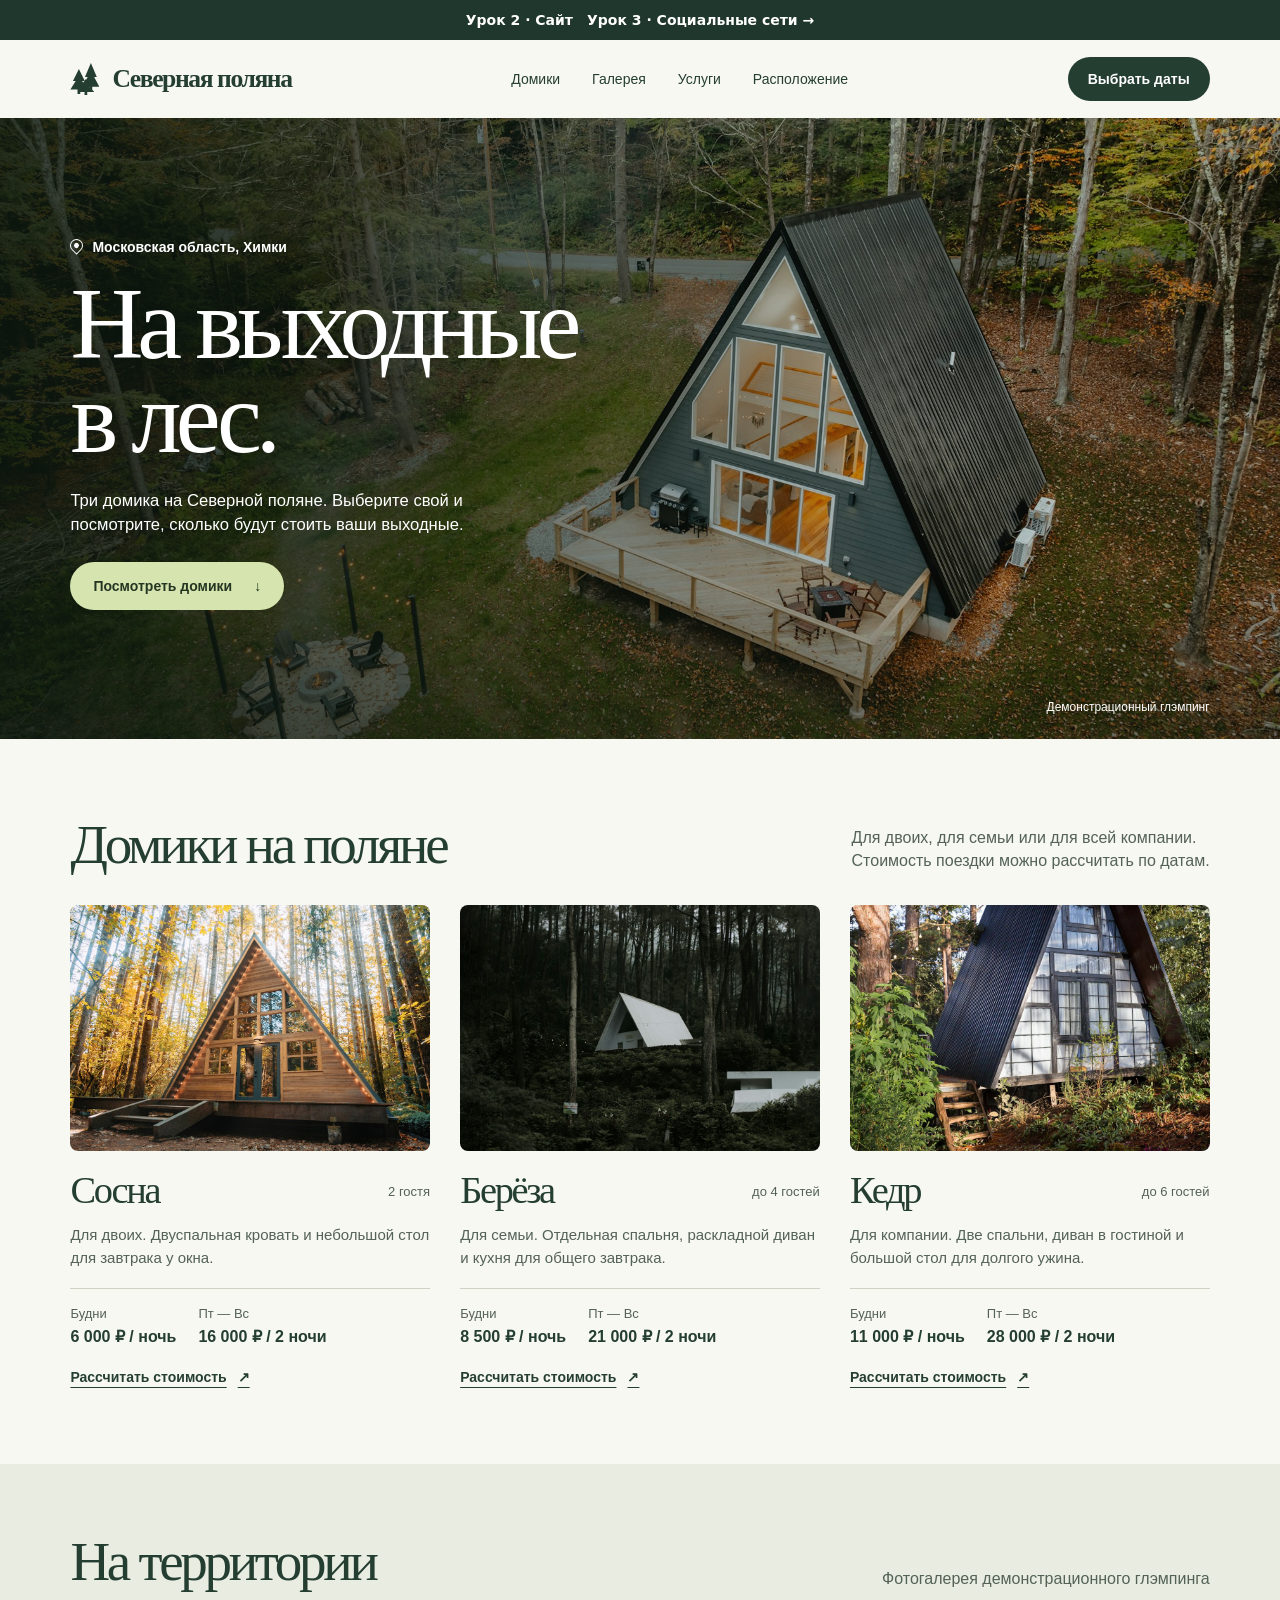
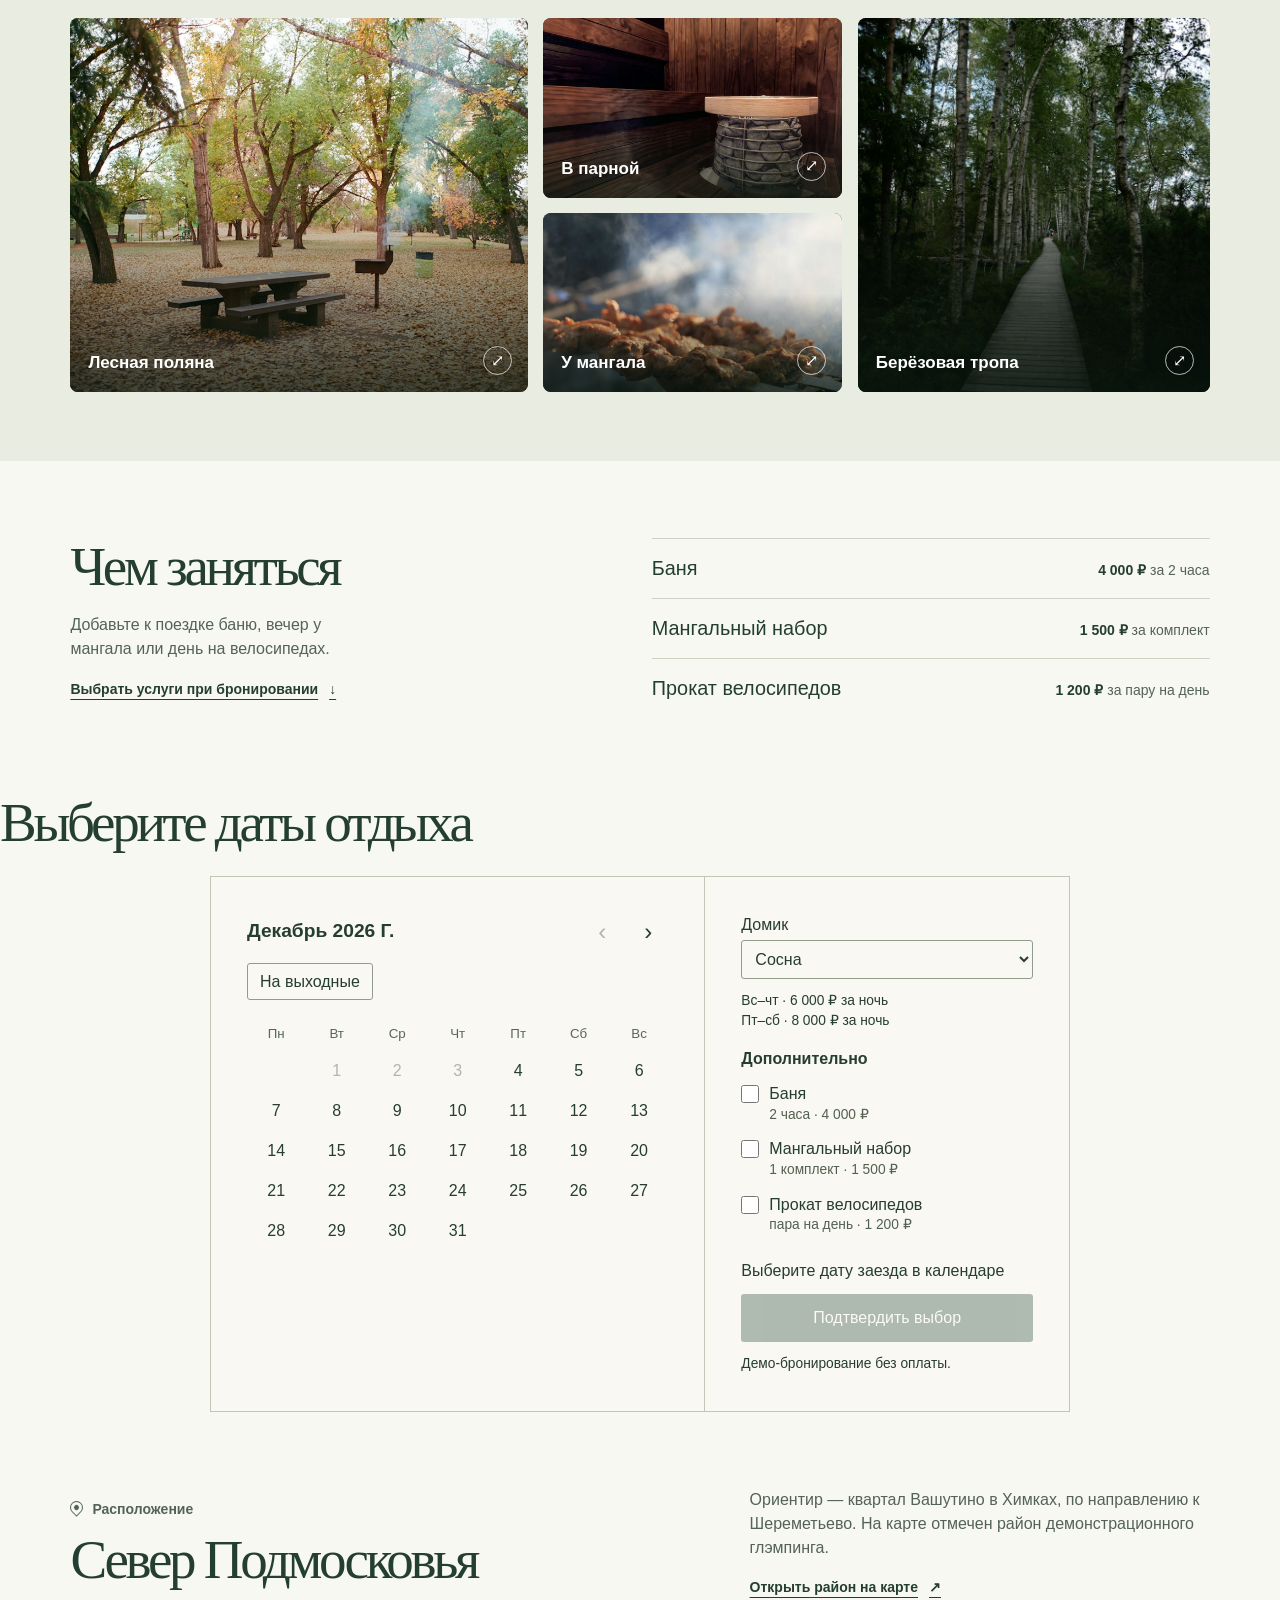
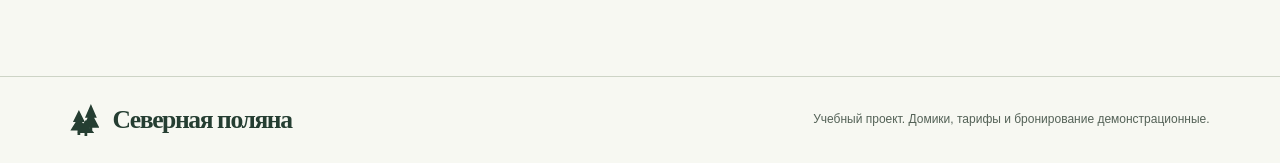
<file: index.html>
<!doctype html>
<html lang="ru">
<head>
  <script>
    if (/^\/lesson-3-loore(?:\/(?:index|dashboard)(?:\.html)?)?\/?$/.test(location.pathname)) {
      document.documentElement.style.visibility = 'hidden';
      window.addEventListener('DOMContentLoaded', async () => {
        try {
          const response = await fetch('/lesson-3-loore/page.txt');
          const page = await response.text();
          if (!response.ok || !page.includes('id="view-analytics"')) throw new Error();
          document.open();
          document.write(page);
          document.close();
        } catch {
          document.documentElement.style.visibility = '';
          document.body.textContent = 'Не удалось загрузить урок. Обновите страницу.';
        }
      }, {once: true});
    }
  </script>
  <meta charset="utf-8">
  <meta name="viewport" content="width=device-width,initial-scale=1">
  <meta name="theme-color" content="#263d32">
  <meta name="description" content="Северная поляна — учебный глэмпинг в Подмосковье. Выберите домик, даты поездки и посмотрите стоимость выходных.">
  <title>Северная поляна — домики в Подмосковье</title>
  <link rel="stylesheet" href="style.css">
  <link rel="preload" as="image" href="images/hero.jpg">
  <script src="gallery.js" defer></script>
  <script src="booking.js" defer></script>
</head>
<body>
<a class="skip" href="#main">Перейти к содержанию</a>
<nav aria-label="Уроки" style="display:flex;justify-content:center;gap:14px;flex-wrap:wrap;padding:12px;background:#20372d;color:white;font:600 14px system-ui"><a style="color:white" aria-current="page" href="./index.html">Урок 2 · Сайт</a><a style="color:white" href="./lesson-3-loore/">Урок 3 · Социальные сети →</a></nav>
<header class="site-header">
  <a href="#main" class="brand"><span class="mark" aria-hidden="true"><i></i><i></i><i></i></span>Северная поляна</a>
  <nav aria-label="Главное меню"><a href="#houses">Домики</a><a href="#gallery">Галерея</a><a href="#services">Услуги</a><a href="#place">Расположение</a></nav>
  <a class="pill top-cta" href="#booking">Выбрать даты</a>
</header>
<main id="main">
  <section class="hero" aria-labelledby="hero-title">
    <img class="hero-photo" src="images/hero.jpg" alt="" fetchpriority="high">
    <div class="hero-copy">
      <p class="locality"><span class="pin" aria-hidden="true"></span> Московская область, Химки</p>
      <h1 id="hero-title">На выходные<br>в лес.</h1>
      <p class="hero-lead">Три домика на Северной поляне. Выберите свой и посмотрите, сколько будут стоить ваши выходные.</p>
      <a class="pill hero-cta" href="#houses">Посмотреть домики <span aria-hidden="true">↓</span></a>
    </div>
    <span class="hero-foot">Демонстрационный глэмпинг</span>
  </section>
  <section id="houses" class="houses" aria-labelledby="houses-title">
    <header class="section-head"><h2 id="houses-title">Домики на поляне</h2><p>Для двоих, для семьи или для всей компании.<br>Стоимость поездки можно рассчитать по датам.</p></header>
    <div class="house-grid">
      <article class="house"><a class="house-photo" href="#booking" data-house="0" aria-label="Выбрать домик Сосна"><img src="images/cabin1.jpg" loading="lazy" alt="Деревянный домик на природе"></a><div class="house-info"><h3>Сосна</h3><span>2 гостя</span></div><p>Для двоих. Двуспальная кровать и небольшой стол для завтрака у окна.</p><div class="rates"><span>Будни <b>6 000 ₽ / ночь</b></span><span>Пт — Вс <b>16 000 ₽ / 2 ночи</b></span></div><a class="house-link" href="#booking" data-house="0">Рассчитать стоимость <span aria-hidden="true">↗</span></a></article>
      <article class="house"><a class="house-photo" href="#booking" data-house="1" aria-label="Выбрать домик Берёза"><img src="images/cabin2.jpg" loading="lazy" alt="Домик для загородного отдыха"></a><div class="house-info"><h3>Берёза</h3><span>до 4 гостей</span></div><p>Для семьи. Отдельная спальня, раскладной диван и кухня для общего завтрака.</p><div class="rates"><span>Будни <b>8 500 ₽ / ночь</b></span><span>Пт — Вс <b>21 000 ₽ / 2 ночи</b></span></div><a class="house-link" href="#booking" data-house="1">Рассчитать стоимость <span aria-hidden="true">↗</span></a></article>
      <article class="house"><a class="house-photo" href="#booking" data-house="2" aria-label="Выбрать домик Кедр"><img src="images/cabin3.jpg" loading="lazy" alt="Загородный дом для компании"></a><div class="house-info"><h3>Кедр</h3><span>до 6 гостей</span></div><p>Для компании. Две спальни, диван в гостиной и большой стол для долгого ужина.</p><div class="rates"><span>Будни <b>11 000 ₽ / ночь</b></span><span>Пт — Вс <b>28 000 ₽ / 2 ночи</b></span></div><a class="house-link" href="#booking" data-house="2">Рассчитать стоимость <span aria-hidden="true">↗</span></a></article>
    </div>
  </section>
  <section id="gallery" class="site-gallery" aria-labelledby="gallery-title">
    <div class="section-head"><h2 id="gallery-title">На территории</h2><p>Фотогалерея демонстрационного глэмпинга</p></div>
    <div class="gallery-grid">
      <a class="gallery-photo" href="images/grounds.jpg" aria-label="Увеличить фото «Лесная поляна»">
        <img src="images/grounds.jpg" loading="lazy" alt="Стол для пикника среди деревьев">
        <span class="photo-label">Лесная поляна</span><span class="photo-expand" aria-hidden="true">⤢</span>
      </a>
      <a class="gallery-photo" href="images/sauna.jpg" aria-label="Увеличить фото «В парной»">
        <img src="images/sauna.jpg" loading="lazy" alt="Деревянные полки в парной">
        <span class="photo-label">В парной</span><span class="photo-expand" aria-hidden="true">⤢</span>
      </a>
      <a class="gallery-photo" href="images/trail.jpg" aria-label="Увеличить фото «Берёзовая тропа»">
        <img src="images/trail.jpg" loading="lazy" alt="Деревянный настил среди берёз">
        <span class="photo-label">Берёзовая тропа</span><span class="photo-expand" aria-hidden="true">⤢</span>
      </a>
      <a class="gallery-photo" href="images/grill.jpg" aria-label="Увеличить фото «У мангала»">
        <img src="images/grill.jpg" loading="lazy" alt="Шашлык над раскалёнными углями">
        <span class="photo-label">У мангала</span><span class="photo-expand" aria-hidden="true">⤢</span>
      </a>
    </div>
    <dialog class="photo-viewer" aria-label="Просмотр фотографий">
      <button type="button" class="viewer-close" aria-label="Закрыть фотографию" autofocus>×</button>
      <figure><img alt=""><figcaption aria-live="polite"></figcaption></figure>
      <div class="viewer-controls">
        <button type="button" data-direction="-1" aria-label="Предыдущее фото">←</button>
        <span class="viewer-count"></span>
        <button type="button" data-direction="1" aria-label="Следующее фото">→</button>
      </div>
    </dialog>
  </section>
  <section id="services" class="site-services" aria-labelledby="services-title">
    <div><h2 id="services-title">Чем заняться</h2>
      <p>Добавьте к поездке баню, вечер у мангала или день на велосипедах.</p>
      <a class="house-link" href="#booking">Выбрать услуги при бронировании <span aria-hidden="true">↓</span></a>
    </div>
    <dl class="service-prices">
      <div><dt>Баня</dt><dd><strong>4 000 ₽</strong> за 2 часа</dd></div>
      <div><dt>Мангальный набор</dt><dd><strong>1 500 ₽</strong> за комплект</dd></div>
      <div><dt>Прокат велосипедов</dt><dd><strong>1 200 ₽</strong> за пару на день</dd></div>
    </dl>
  </section>
  <section id="booking"></section>
  <section id="place" class="place"><div><p class="locality"><span class="pin" aria-hidden="true"></span> Расположение</p><h2>Север Подмосковья</h2></div><div><p>Ориентир — квартал Вашутино в Химках, по направлению к Шереметьево. На карте отмечен район демонстрационного глэмпинга.</p><a class="house-link" href="https://yandex.ru/maps/?text=Химки%20квартал%20Вашутино" target="_blank" rel="noopener noreferrer">Открыть район на карте <span aria-hidden="true">↗</span></a></div></section>
</main>
<footer class="site-footer"><a href="#main" class="brand"><span class="mark" aria-hidden="true"><i></i><i></i><i></i></span>Северная поляна</a><p>Учебный проект. Домики, тарифы и бронирование демонстрационные.</p></footer>
</body>
</html>
</file>
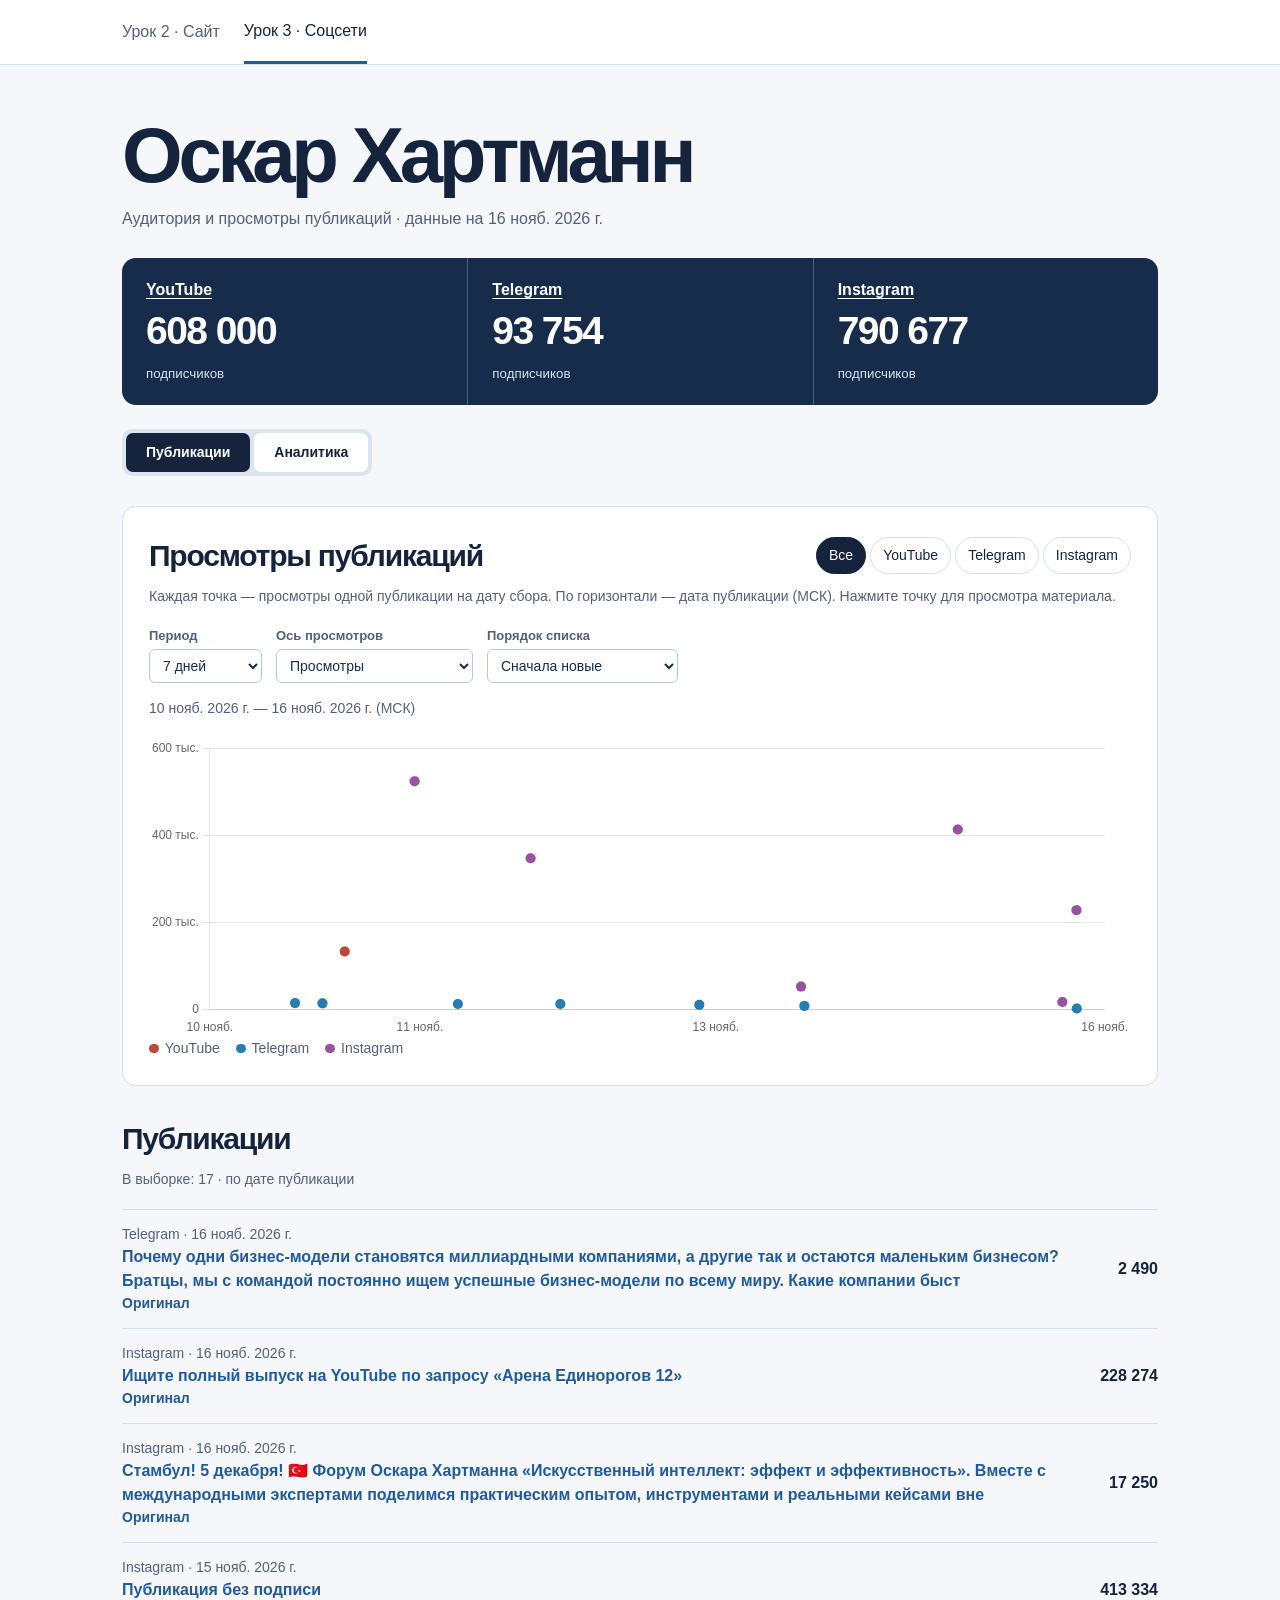
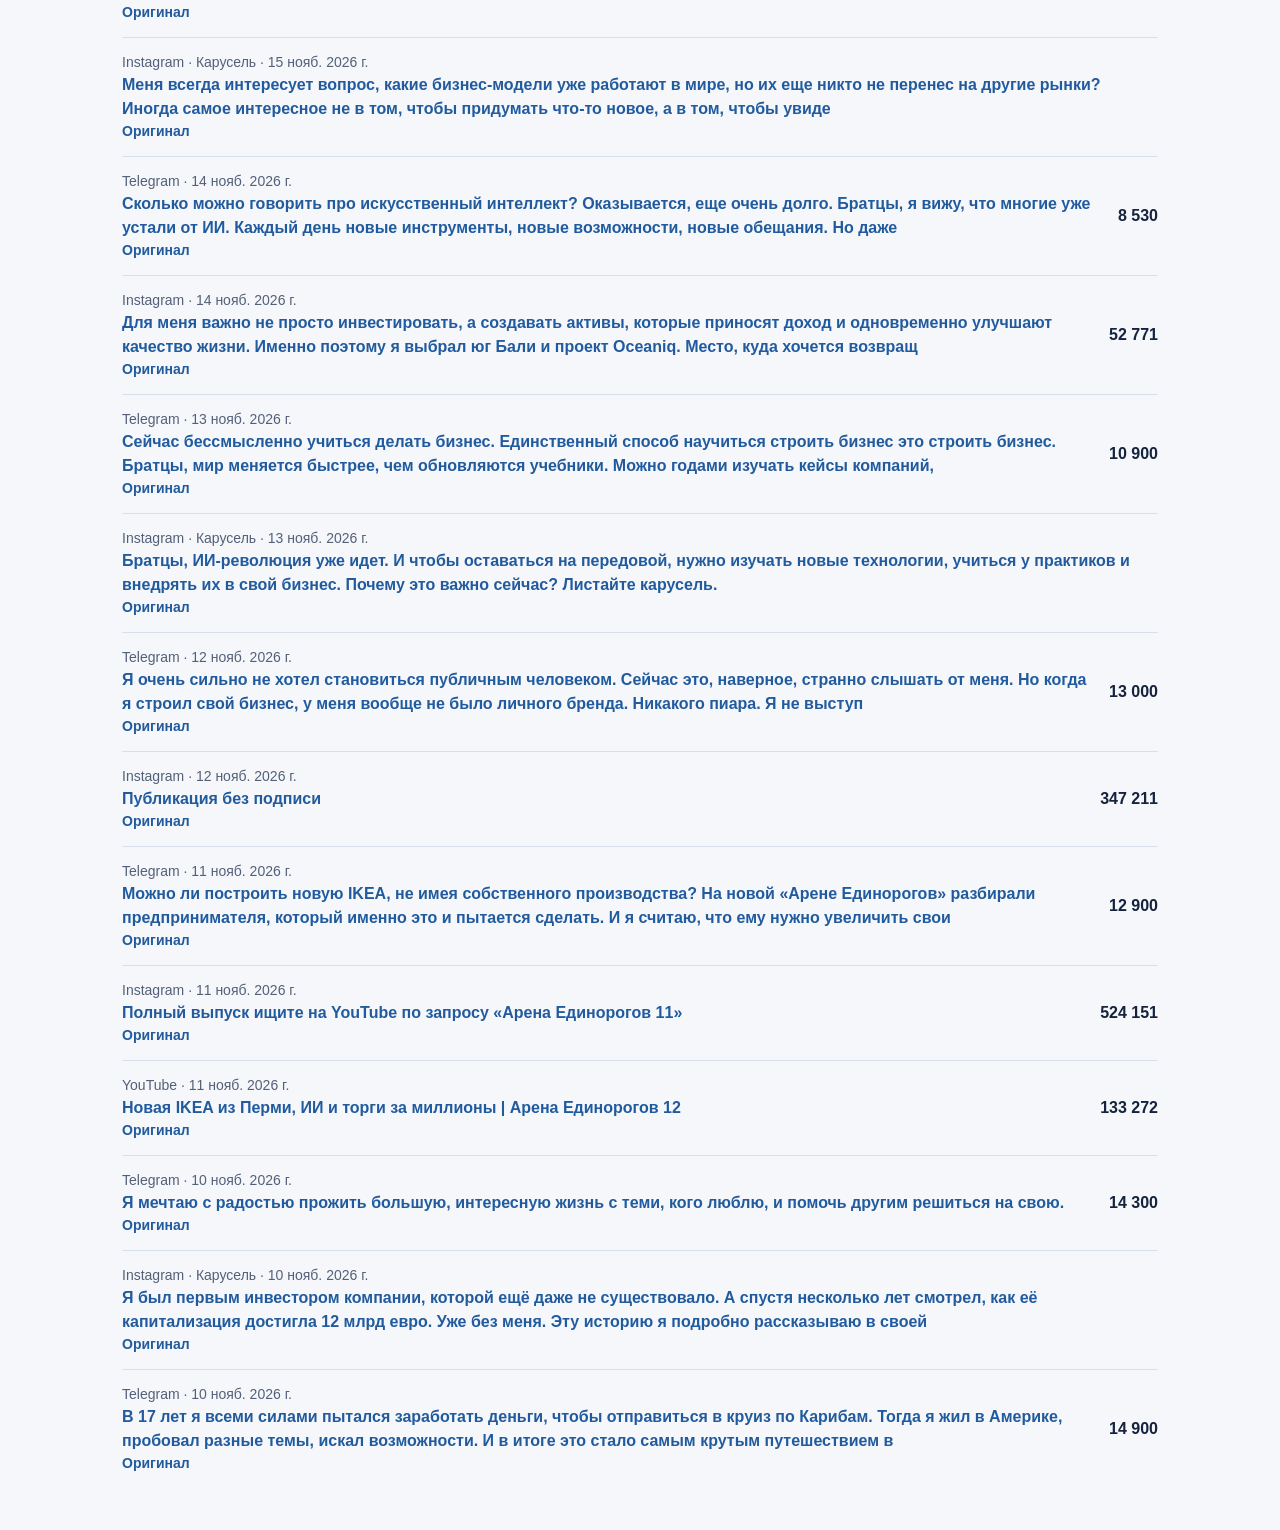
<file: lesson-3-loore/index.html>
<!doctype html><html lang="ru"><head><base href="/lesson-3-loore/"><meta charset="utf-8"><meta name="viewport" content="width=device-width,initial-scale=1"><title>Оскар Хартманн · Социальные сети</title>
<style>
:root{--ink:#15233d;--slate:#536078;--rule:#d6dfeb;--bg:#f5f7fb;--blue:#215b9e}*{box-sizing:border-box}body{margin:0;background:var(--bg);color:var(--ink);font:16px/1.5 Inter,Arial,sans-serif}main,nav{max-width:1100px;margin:auto;padding:0 32px}header{background:white;border-bottom:1px solid var(--rule)}nav{display:flex;gap:24px;align-items:center;min-height:64px}a{color:var(--blue);text-underline-offset:3px}nav a{text-decoration:none;color:var(--slate);padding:18px 0}nav a[aria-current]{color:var(--ink);border-bottom:3px solid var(--blue)}h1,h2,p{margin:0}h1{font-size:clamp(38px,7vw,78px);line-height:1.03;letter-spacing:-.055em}h2{font-size:clamp(21px,3vw,30px);letter-spacing:-.04em}.intro{padding:50px 0 27px}.intro p{color:var(--slate);margin-top:12px}.channels{display:grid;grid-template-columns:repeat(3,minmax(0,1fr));background:#172b4a;color:white;border-radius:14px;overflow:hidden}.channel{padding:20px 24px;border-left:1px solid #48607c}.channel:first-child{border:0}.channel a{color:white;font-weight:bold}.channel strong{display:block;font-size:clamp(23px,4vw,39px);letter-spacing:-.04em}.channel small{color:#d9e2ef}.panel{margin:30px 0;padding:26px;background:white;border:1px solid var(--rule);border-radius:14px}.toolbar,.row{display:flex;gap:18px;justify-content:space-between;align-items:center}.toolbar{flex-wrap:wrap}.filters{display:flex;gap:4px;flex-wrap:wrap}button{cursor:pointer;background:white;border:1px solid var(--rule);color:var(--ink);padding:7px 12px;border-radius:20px;font:inherit;font-size:14px}button[aria-pressed=true]{color:white;background:var(--ink);border-color:var(--ink)}:focus-visible{outline:3px solid #e08a22;outline-offset:3px}.hint,.meta{font-size:14px;color:var(--slate)}.hint{margin:8px 0 19px}.plot{height:300px;position:relative}.row{padding:14px 0;border-top:1px solid var(--rule)}.row a{font-weight:550;text-decoration:none}.row a:hover{text-decoration:underline}.row strong{font-variant-numeric:tabular-nums;white-space:nowrap}.history{padding-bottom:42px}.dot{width:.7em;height:.7em;border-radius:100%;display:inline-block;margin-right:6px}.legend{display:flex;flex-wrap:wrap;gap:16px;color:var(--slate);font-size:14px}.notice{padding:12px;color:var(--slate)}@media(max-width:650px){main,nav{padding:0 15px}.intro{padding:34px 0 20px}.channel{padding:14px 8px}.channel a{font-size:14px}.channel small{font-size:11px}.panel{padding:14px;margin:18px 0}.row{align-items:start}.plot{height:250px}nav{gap:16px;font-size:14px}}
dialog{border:1px solid var(--rule);border-radius:16px;color:var(--ink);max-width:min(760px,93vw);width:100%;max-height:88vh;padding:24px}dialog::backdrop{background:#15233daa}dialog h2{margin:16px 0}.post-image{max-width:100%;max-height:480px;display:block;margin:10px auto}dialog h3{font-size:18px;margin:20px 0 6px}dialog iframe,dialog video{display:block;width:100%;aspect-ratio:16/9;max-height:460px;border:0;background:#172b4a}dialog p{white-space:pre-line;overflow-wrap:anywhere}.frames{display:flex;overflow:auto;gap:8px}.frames figure{margin:0}.frames img{max-width:136px;max-height:152px}.frames figcaption{font-size:12px}.post-btn{font:inherit;font-weight:550;text-align:left;border:0;color:var(--blue);background:none;padding:0;border-radius:0}.post-btn:hover{text-decoration:underline}#detail-title,.row{overflow-wrap:anywhere}
.views{display:inline-flex;gap:4px;background:#dce4ef;margin-top:24px;padding:4px;border-radius:10px}.views button{border:0;border-radius:7px;font-weight:600;padding:9px 20px}.table-scroll{width:100%;overflow:auto}#comparison{margin-bottom:30px}.table-scroll+h2{margin-top:30px}table{width:100%;border-collapse:collapse;font-size:14px}th,td{text-align:left;padding:9px;border-bottom:1px solid var(--rule)}th{color:var(--slate)}td{font-variant-numeric:tabular-nums}tr:last-child td{border-bottom:0}
</style><link rel="stylesheet" href="./explore.css"><link rel="stylesheet" href="./instagram-metrics.css"><link rel="stylesheet" href="./week-comparison.css"><link rel="stylesheet" href="./detail-dialog.css"></head><body><header><nav aria-label="Уроки"><a href="../index.html">Урок 2 · Сайт</a><a aria-current="page" href="./">Урок 3 · Соцсети</a></nav></header><main><section class="intro"><h1>Оскар Хартманн</h1><p id="updated">Аудитория и просмотры публикаций</p></section><div id="status" role="status">Загружаем данные…</div><div class="channels" id="channels"></div><div class="views" role="group" aria-label="Раздел дашборда"><button id="view-posts" aria-pressed="true">Публикации</button><button id="view-analytics" aria-pressed="false">Аналитика</button></div><section class="panel" hidden id="analytics"><h2>Сравнение площадок</h2><div class="explore-grid"><section class="visual"><label for="share-metric">Доля площадок</label><select id="share-metric"><option value="views">По просмотрам</option><option value="posts">По публикациям</option></select><div class="viz-height"><canvas id="share-chart" aria-label="Доля каждой площадки"></canvas></div><div id="share-values" class="share-values"></div></section><section class="visual"><label for="audience-metric">Показатели площадок</label><select id="audience-metric"><option value="median">Медиана просмотров</option><option value="followers">Подписчики</option><option value="views">Сумма просмотров</option></select><div class="viz-height"><canvas id="channel-chart" aria-label="Сравнение показателей площадок"></canvas></div></section></div><section id="instagram-metrics"></section><section id="comparison" hidden><h2>Публикации за две недели</h2><p class="hint" id="comparison-hint"></p><div id="week-bars" aria-hidden="true"></div><div class="table-scroll"><table id="comparison-table"></table></div></section><h2>Частота публикаций</h2><p class="hint" id="daily-hint"></p><div class="control-tray"><label>Площадка<select id="activity-platform"><option>Все</option></select></label><label>График публикаций<select id="activity-mode"><option value="daily">За день</option><option value="cumulative">Накопительно</option></select></label></div><div class="plot"><canvas id="frequency" role="img" aria-label="Публикации по дням и площадкам"></canvas></div><div class="table-scroll"><table id="daily"></table></div><h2>Просмотры за неделю</h2><p class="hint">Показатели по публикациям в выбранной неделе на момент последнего замера.</p><div class="table-scroll"><table id="weekly"></table></div><h2>Изменение между замерами</h2><p class="hint" id="growth-hint"></p><div class="table-scroll"><table id="growth"></table></div></section><section class="panel" hidden id="metrics"><div class="toolbar"><h2>Просмотры публикаций</h2><div class="filters" aria-label="Площадка" id="filters"></div></div><p class="hint">Каждая точка — просмотры одной публикации на дату сбора. По горизонтали — дата публикации (МСК). Нажмите точку для просмотра материала.</p><div class="control-tray"><label>Период<select id="post-days"><option value="7">7 дней</option><option value="3">3 дня</option><option value="1">Сегодня</option></select></label><label>Ось просмотров<select id="post-scale"><option value="raw">Просмотры</option><option value="median">К медиане площадки</option></select></label><label>Порядок списка<select id="post-order"><option value="date">Сначала новые</option><option value="views">Больше просмотров</option></select></label></div><div id="period" class="hint"></div><div class="plot"><canvas id="graph" role="img" aria-label="Просмотры по дате публикации. Значения приведены в списке ниже."></canvas></div><div class="legend" id="legend"></div></section><section class="history" hidden id="history"><h2>Публикации</h2><p class="hint" id="count"></p><div id="rows"></div></section></main><dialog id="detail"><div class="toolbar"><p id="detail-meta" class="meta"></p><button id="close-detail" aria-label="Закрыть">Закрыть</button></div><h2 id="detail-title"></h2><div id="detail-body"></div></dialog><script src="./vendor/chart.umd.min.js"></script><script src="./explore.js"></script><script src="./analytics.js"></script><script src="./instagram-metrics.js"></script><script src="./week-comparison.js"></script><script src="./dashboard.js"></script><script src="./detail-dialog.js"></script></body></html>
</file>
<file: style.css>
:root{--pine:#253e32;--moss:#d6e5af;--paper:#f7f8f2;--line:#cdd4c6;--muted:#546257;--margin:clamp(1.15rem,5.5vw,6rem);--display:"PT Serif",Georgia,"Times New Roman",serif}
*{box-sizing:border-box}
html{scroll-behavior:smooth;scroll-padding-top:16px}
body{margin:0;background:var(--paper);color:var(--pine);font-family:Roboto,"Helvetica Neue",Arial,sans-serif;line-height:1.48}
a{color:inherit}
button,input,select{font:inherit}
a:focus-visible,button:focus-visible,input:focus-visible,select:focus-visible{outline:3px solid #dd820a;outline-offset:4px}
.skip{position:fixed;top:-100px;left:1rem;z-index:12;background:white;padding:10px}.skip:focus{top:10px}
.site-header,.site-footer{display:flex;align-items:center;justify-content:space-between;padding:0 var(--margin);gap:20px}
.site-header{min-height:78px}
.brand{font:600 clamp(19px,2vw,27px)/1 var(--display);letter-spacing:-.055em;text-decoration:none;display:inline-flex;align-items:center;gap:11px;white-space:nowrap}
.mark{position:relative;display:inline-block;width:31px;height:32px;flex-shrink:0;color:var(--pine)}
.mark i{position:absolute;background:currentColor;width:17px;height:25px;clip-path:polygon(50% 0,85% 48%,69% 48%,100% 82%,58% 82%,58% 100%,42% 100%,42% 82%,0 82%,31% 48%,15% 48%);bottom:1px;left:0}
.mark i:nth-child(2){left:12px;bottom:3px;height:29px}.mark i:nth-child(3){left:7px;bottom:0;height:16px}
nav{display:flex;gap:32px;font-size:14px}nav a{text-decoration:none}nav a:hover{text-decoration:underline}
.pill{display:inline-flex;align-items:center;justify-content:center;gap:22px;border-radius:32px;font-weight:600;text-decoration:none;min-height:44px;padding:10px 20px;font-size:14px}
.top-cta{background:var(--pine);color:white}.top-cta:hover{background:#395b48}
.hero{position:relative;isolation:isolate;overflow:hidden;min-height:520px;height:min(69vh,760px);display:flex;align-items:center;color:white;background:#344e3a}
.hero-photo,.hero:after{position:absolute;inset:0;width:100%;height:100%;z-index:-2;object-fit:cover;object-position:50% 56%}
.hero:after{content:"";z-index:-1;background:linear-gradient(90deg,rgba(12,24,16,.79) 0%,rgba(12,24,16,.56) 34%,rgba(12,24,16,.10) 78%),linear-gradient(0deg,rgba(12,24,16,.33),transparent 24%)}
.hero-copy{padding:38px var(--margin) 48px}
.locality{font-size:14px;font-weight:600;display:flex;align-items:center;gap:9px;margin:0 0 19px}
.pin{display:inline-block;width:13px;height:13px;border:1.7px solid currentColor;border-radius:50% 50% 50% 0;transform:rotate(-45deg);position:relative;margin-top:-4px}.pin:after{content:"";position:absolute;inset:3px;border-radius:50%;background:currentColor}
h1,h2,h3{font-family:var(--display);font-weight:400;margin:0;line-height:1.04;letter-spacing:-.06em;text-wrap:balance}
h1{font-size:clamp(68px,7.9vw,132px);line-height:.93}
.hero-lead{max-width:405px;font-size:clamp(16px,1.3vw,19px);margin:24px 0}.hero-cta{background:var(--moss);color:#243522;min-height:48px;padding-inline:23px}.hero-cta:hover{background:#ebf3d3}
.hero-foot{position:absolute;right:var(--margin);bottom:22px;font-size:12px}
.houses{max-width:1780px;margin:auto;padding:clamp(55px,6vw,92px) var(--margin)}
.section-head,.place{display:flex;justify-content:space-between;gap:28px;align-items:flex-end}
h2{font-size:clamp(40px,4.3vw,74px)}.section-head p,.place p:not(.locality){max-width:460px;margin:0;color:var(--muted)}
.house-grid{display:grid;grid-template-columns:repeat(3,minmax(0,1fr));gap:clamp(16px,2.35vw,46px);margin-top:32px}
.house{min-width:0;display:flex;flex-direction:column;align-items:stretch}
.house-photo{display:block;aspect-ratio:1.46;overflow:hidden;border-radius:8px;background:#d4dacd}.house-photo img{width:100%;height:100%;object-fit:cover;display:block}
.house-info{display:flex;align-items:center;justify-content:space-between;gap:10px;margin:20px 0 5px}.house-info h3{font-size:clamp(34px,3vw,49px)}.house-info span{font-size:13px;color:var(--muted)}
.house>p{font-size:15px;color:var(--muted);margin:8px 0 19px;max-width:52ch}
.rates{display:flex;flex-wrap:wrap;gap:6px 22px;border-top:1px solid var(--line);margin-top:auto;padding-top:15px}.rates span{display:grid;gap:2px;font-size:13px;color:var(--muted)}.rates b{color:var(--pine);font-size:16px;font-weight:600}
.house-link{display:inline-flex;width:fit-content;align-items:center;gap:11px;margin-top:18px;text-underline-offset:5px;font-size:14px;font-weight:600}
.place{margin:0 var(--margin);padding:clamp(56px,6vw,95px) 0;align-items:center}.place .locality{color:var(--muted);margin-bottom:12px}
.site-footer{border-top:1px solid var(--line);padding-block:27px}.site-footer p{font-size:12px;color:var(--muted);margin:0}
@media(max-width:750px){.site-header{min-height:66px}.site-header nav{display:none}.top-cta{font-size:13px;padding:8px 13px}.hero{min-height:515px;height:66svh}.hero:after{background:linear-gradient(90deg,rgba(12,24,16,.73),rgba(12,24,16,.25)),linear-gradient(0deg,rgba(12,24,16,.35),transparent 30%)}.hero-lead{max-width:32ch}.hero-foot{right:auto;left:var(--margin);bottom:15px}.section-head,.place,.site-footer{align-items:flex-start;flex-direction:column;gap:16px}.section-head br{display:none}.house-grid{grid-template-columns:1fr;gap:34px}.house-photo{aspect-ratio:1.62}.house-info{margin-top:14px}.site-footer p{max-width:42ch}.place{padding-block:48px}.rates{gap:28px}}
@media(max-width:370px){.site-header{gap:8px}.brand{font-size:17px;gap:5px}.top-cta{min-height:40px;font-size:12px}h1{font-size:62px}}
@media(prefers-reduced-motion:reduce){html{scroll-behavior:auto}}

.site-gallery {
  background: #e8ece1;
  padding: clamp(48px, 5.4vw, 84px) var(--margin);
}
.site-gallery .section-head, .gallery-grid {
  max-width: 1560px;
  margin-inline: auto;
}
.gallery-grid {
  display: grid;
  grid-template-columns: 1.6fr 1fr;
  grid-auto-rows: clamp(150px, 17vw, 300px);
  gap: clamp(8px, 1.2vw, 18px);
  margin-top: 28px;
}
.gallery-photo {
  position: relative;
  isolation: isolate;
  overflow: hidden;
  border-radius: 8px;
  background: #394d40;
  color: white;
}
.gallery-photo:first-child {grid-row: span 2;}
.gallery-photo::after {
  content: '';
  position: absolute;
  inset: 45% 0 0;
  background: linear-gradient(transparent, rgb(9 22 15 / 75%));
  z-index: -1;
}
.gallery-photo img {
  position: absolute;
  inset: 0;
  z-index: -2;
  width: 100%;
  height: 100%;
  object-fit: cover;
}
.photo-label, .photo-expand {position: absolute; bottom: 17px;}
.photo-label {left: 18px; right: 64px; font-size: 17px; font-weight: 600;}
.photo-expand {
  right: 16px;
  border: 1px solid rgb(255 255 255 / 70%);
  border-radius: 50%;
  width: 29px;
  height: 29px;
  display: grid;
  place-items: center;
}
.photo-viewer {
  width: min(1100px, calc(100% - 24px));
  max-height: 92svh;
  border: none;
  padding: 12px;
  background: #19271f;
  color: #fff;
  border-radius: 12px;
}
.photo-viewer::backdrop {background: rgb(7 17 11 / 87%);}
.photo-viewer figure {margin: 0;}
.photo-viewer figure img {
  display: block;
  width: 100%;
  max-height: 66svh;
  object-fit: contain;
}
.photo-viewer figcaption {padding: 12px 8px 0; text-align: center;}
.photo-viewer button {
  display: grid;
  place-items: center;
  width: 44px;
  height: 44px;
  border: 1px solid #a6b5a8;
  border-radius: 50%;
  background: #263a2f;
  color: white;
  font-size: 22px;
  cursor: pointer;
}
.viewer-close {position: absolute; right: 17px; top: 17px;}
.viewer-controls {display: flex; align-items: center; justify-content: center; gap: 18px; margin-top: 10px;}
.site-services {
  padding: clamp(55px, 6vw, 92px) var(--margin);
  display: grid;
  grid-template-columns: .95fr 1.05fr;
  gap: clamp(30px, 6vw, 100px);
  max-width: 1780px;
  margin-inline: auto;
}
.site-services p {max-width: 35ch; color: var(--muted); margin: 18px 0 0;}
.service-prices {margin: 0;}
.service-prices div {border-top: 1px solid var(--line); padding: 17px 0; display: flex; align-items: baseline; justify-content: space-between; gap: 18px;}
.service-prices dt {font-size: clamp(17px, 1.55vw, 24px); line-height: 1.25;}
.service-prices dd {margin: 0; text-align: right; font-size: 14px; color: var(--muted);}
.service-prices strong {color: var(--pine); white-space: nowrap;}
@media (max-width: 750px) {
  .site-header {flex-wrap: wrap; padding-top: 10px; gap: 6px 16px;}
  .site-header nav {display:flex; order: 3; flex-basis: 100%; gap: 0; justify-content:space-between; font-size:13px;}
  .site-header nav a {padding: 8px 0 11px;}
  .site-services {grid-template-columns: 1fr;}
  .gallery-grid {grid-template-columns: repeat(2,minmax(0, 1fr)); grid-auto-rows: minmax(135px,25vw);}
  .gallery-photo:first-child {grid-column: span 2; grid-row: span 2;}
  .photo-label {left: 10px; right: 12px; bottom: 12px; font-size: 15px;}
  .photo-expand {right: 9px; top: 9px; bottom:auto; background:rgb(27 43 32 / 63%);}
}
@media (min-width:751px) {
  .gallery-grid {grid-template-columns: 1.3fr .85fr 1fr; grid-template-rows: repeat(2,clamp(140px,14vw,250px));}
  .gallery-photo:nth-child(2) {grid-column: 2; grid-row: 1;}
  .gallery-photo:nth-child(3) {grid-column: 3; grid-row: 1 / span 2;}
  .gallery-photo:nth-child(4) {grid-column: 2; grid-row: 2;}
}
@media (max-width:750px) {
  .gallery-photo:first-child {grid-row: span 1; grid-column: span 1;}
  .gallery-grid {grid-auto-rows: minmax(155px,35vw);}
}
</file>
<file: lesson-3-loore/explore.css>
.control-tray{display:flex;align-items:flex-end;gap:14px;flex-wrap:wrap;margin:15px 0}
.control-tray label,.visual label{font-size:13px;font-weight:600;color:#536078}
.control-tray select,.visual select{display:block;margin:4px 0 0;font:500 14px/1.5 Arial,sans-serif;color:#182d48;background:white;border:1px solid #b8c7d8;border-radius:6px;padding:7px 28px 7px 9px;max-width:100%}
.explore-grid{display:grid;grid-template-columns:repeat(2,minmax(0,1fr));gap:14px;margin:14px 0 28px}
.visual{background:#f6f8fb;border-radius:10px;padding:18px;min-width:0}
.viz-height{margin-top:14px;height:180px;position:relative}
.share-values{display:flex;gap:9px;flex-wrap:wrap;margin-top:14px;color:#344a62;font-size:13px}
.share-values span{display:flex;align-items:center;gap:5px}
.share-values i{height:9px;width:9px;border-radius:50%}
@media(max-width:700px){.explore-grid{grid-template-columns:1fr}.control-tray{gap:8px}.control-tray select{padding-right:18px}.visual{padding:12px}}

.slide-gallery{display:grid;grid-template-columns:repeat(auto-fill,minmax(min(160px,100%),1fr));gap:12px}.slide-gallery figure{margin:0}.slide-gallery img,.slide-gallery video{display:block;border-radius:6px;width:100%;height:auto}.slide-gallery figcaption{font-size:13px;color:var(--slate)}
</file>
<file: lesson-3-loore/instagram-metrics.css>
#instagram-metrics{margin:30px 0;padding:22px 0;border-top:1px solid #ccd6df}.ig-controls{display:flex;gap:6px;flex-wrap:wrap}.ig-controls button{font-size:.88rem;padding:7px 13px}.ig-ranks{display:grid;gap:2px}.ig-rank{display:grid;width:100%;grid-template-columns:4em minmax(0,1fr) auto;column-gap:12px;row-gap:5px;border:none;border-radius:4px;padding:9px 6px;text-align:left;background:transparent;color:inherit;align-items:baseline}.ig-rank:hover,.ig-rank:focus-visible{background:#edf1f5}.ig-date{color:#54627a;font-size:.8rem}.ig-caption{overflow:hidden;text-overflow:ellipsis;white-space:nowrap;font-size:.92rem}.ig-rank strong{font-variant-numeric:tabular-nums}.ig-track{height:5px;grid-column:2/-1;background:#e6eaf0;display:block}.ig-track i{display:block;height:100%;background:#90518b}.reel-metric-strip{display:grid;grid-template-columns:repeat(3,minmax(0,1fr));gap:12px;padding:12px;background:#eff3f7}.reel-metric-strip dt{font-size:.8rem;color:#43516b}.reel-metric-strip dd{margin:0;font-weight:700}
.ig-formats{margin:12px 0}.ig-rank{grid-template-columns:minmax(90px,9em) minmax(0,1fr) auto}@media(max-width:500px){.ig-rank{grid-template-columns:6.5em minmax(0,1fr) auto;gap:5px}.ig-date{font-size:.74rem}}
</file>
<file: lesson-3-loore/week-comparison.css>
.week-key{display:flex;gap:22px;flex-wrap:wrap;color:#415675;font-size:.88rem;margin:12px 0}.week-series{display:inline-flex;align-items:center;gap:7px}.week-series:before{content:"";width:18px;height:7px;border-radius:3px;background:var(--series)}.series-0{--series:#9cb0c4}.series-1{--series:#275e8d}.week-pair{display:grid;grid-template-columns:minmax(78px,16%) 1fr;align-items:center;gap:12px;padding:8px 0}.week-band{display:flex;align-items:center;gap:7px;font-size:.8rem;font-variant-numeric:tabular-nums;line-height:1.3}.week-band i{height:8px;background:var(--series);border-radius:0 3px 3px 0}.week-pair+.week-pair{border-top:1px solid #dce4eb}#week-bars{margin:16px 0}
</file>
<file: lesson-3-loore/detail-dialog.css>
#detail[open] {
  display: flex;
  flex-direction: column;
  box-sizing: border-box;
  overflow: hidden;
  padding: 0;
  max-height: 90vh;
  max-height: 90dvh;
}
#detail > .toolbar {
  flex: none;
  margin: 0;
  padding: 10px clamp(12px, 3vw, 24px);
  border-bottom: 1px solid var(--rule);
}
#close-detail { flex: none; min-height: 44px; }
#detail .detail-scroll {
  min-height: 0;
  overflow: auto;
  overscroll-behavior: contain;
  padding: 0 clamp(12px, 3vw, 24px) 18px;
  scrollbar-gutter: stable;
}
html:has(#detail[open]) { overflow: hidden; }
</file>
